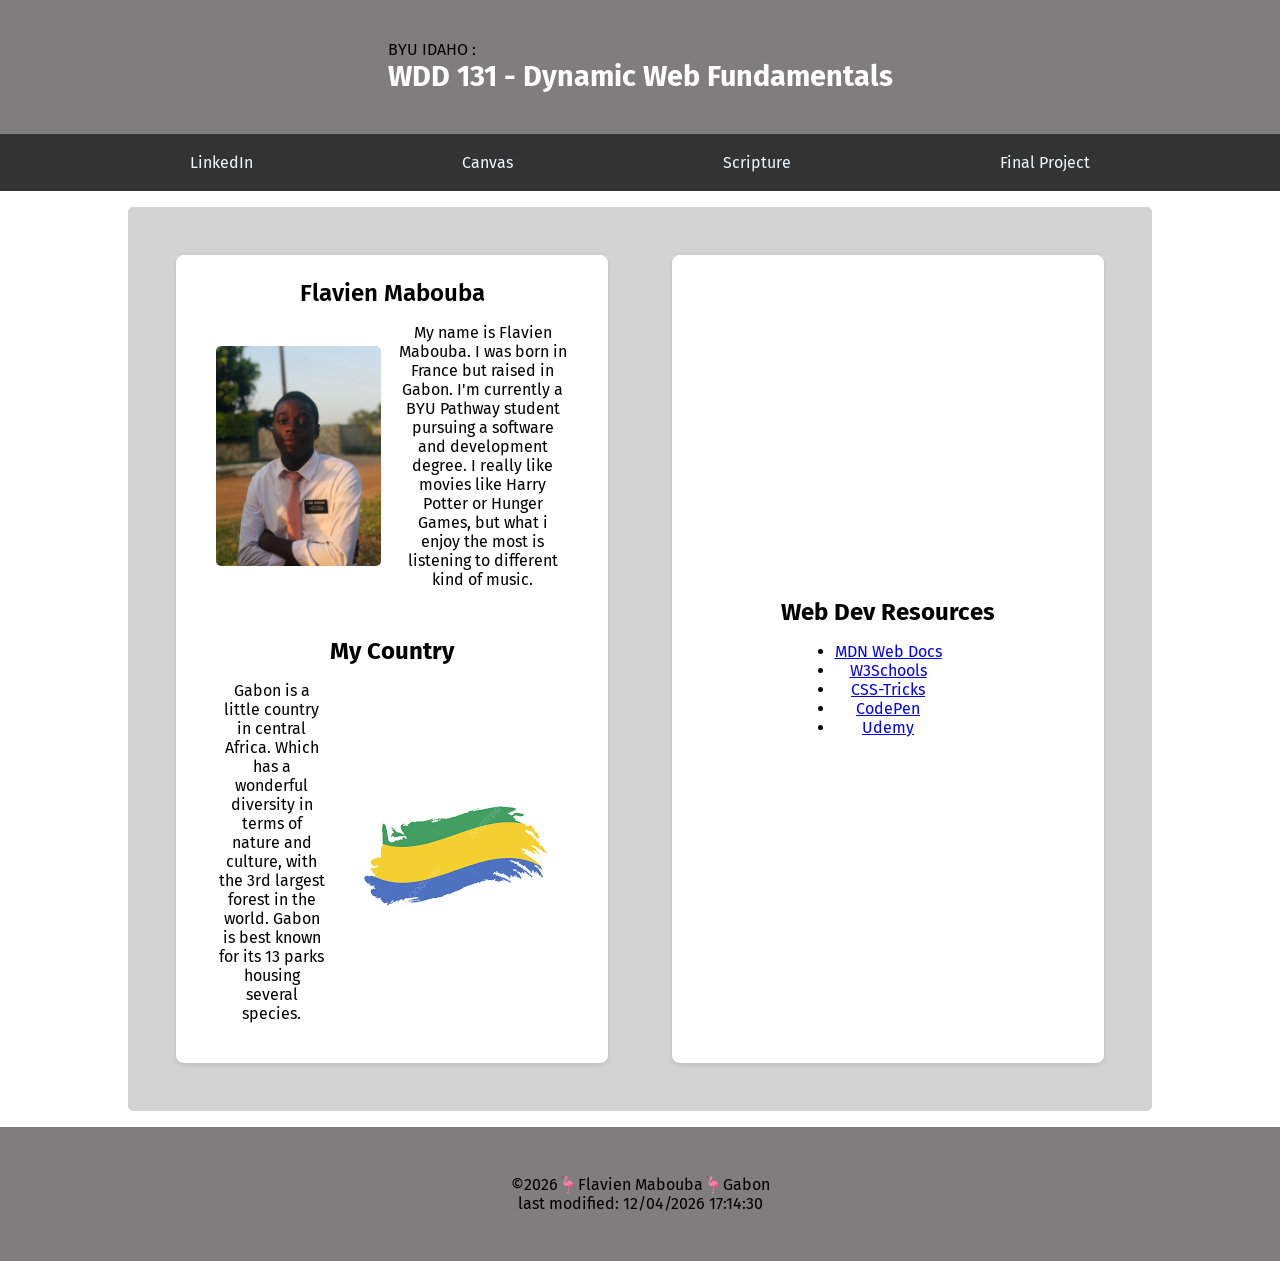
<file: index.html>
<!DOCTYPE html>
<html lang="en">
<head>
    <meta charset="UTF-8">
    <meta name="viewport" content="width=device-width, initial-scale=1.0">
    <title>WDD 131 - Dynamic Web Fundamentals - Flavien Mabouba</title>
    <meta name="description" content="WDD 131 - Dynamic Web Fundamentals | Flavien Mabouba | Web page containing background information and links, LinkedIn, Canvas, Scriptures and Final Project.">
    <meta name="author" content="Flavien Mabouba">

    <link rel="stylesheet" href="styles/base.css">
    <script src="scripts/getdates.js" defer></script>

    <link rel="preconnect" href="https://fonts.googleapis.com">
    <link rel="preconnect" href="https://fonts.gstatic.com" crossorigin>
    <link href="https://fonts.googleapis.com/css2?family=Fira+Sans:ital,wght@0,400;0,600;1,100&display=swap" rel="stylesheet">
</head>
<body>
    <header>
        <div class="title-section">
            <p>BYU IDAHO :<span id="course-title">WDD 131 - Dynamic Web Fundamentals</span></p>
        </div>
        <nav>
            <ul>
                <li><a href="https://www.linkedin.com/in/flavien-mabouba-429167314/" title="LinkedIn">LinkedIn</a></li>
                <li><a href="http://byupw.instructure.com/" title="Canvas">Canvas</a></li>
                <li><a href="https://www.churchofjesuschrist.org/study/scriptures/bofm/alma/32?lang=fra&id=p27#p27" title="scripture">Scripture</a></li>
                <li><a href="#" title="Final Project">Final Project</a></li>
            </ul>
        </nav>
    </header>
    <main>
        <section class="card">
            <h1>Flavien Mabouba</h1>
            <div class="card-content">
                <img src="images/profile.jpg" alt="Portrait of Flavien" width="165">
                <p>My name is Flavien Mabouba. I was born in France but raised in Gabon. I'm currently a BYU Pathway
                    student pursuing a software and development degree. I really like movies like Harry Potter or Hunger
                    Games, but what i enjoy the most is listening to different kind of music.
                </p>
            </div>
            <h2>My Country</h2>
            <div class="card-content">
                <p>Gabon is a little country in central Africa. Which has a wonderful diversity in terms of nature and
                    culture, with the 3rd largest forest in the world. Gabon is best known for its 13 parks housing
                    several species.
                </p>
                <img src="images/gabon.png" alt="Flag of Gabon">
            </div>
        </section>
        <section class="card">
            <h2>Web Dev Resources</h2>
            <div class="card-content">
                <ul>
                    <li><a href="https://developer.mozilla.org/" title="MDN">MDN Web Docs</a></li>
                    <li><a href="https://www.w3schools.com/" title="Schools">W3Schools</a></li>
                    <li><a href="https://css-tricks.com/" title="Tricks">CSS-Tricks</a></li>
                    <li><a href="https://codepen.io/trending" title="CodePen">CodePen</a></li>
                    <li><a href="https://www.udemy.com/" title="Udemy">Udemy</a></li>
                </ul>
            </div>
        </section>
    </main>
    <footer>
        <p>©️<span id="currentyear"></span>🦩Flavien Mabouba🦩Gabon</p>
        <p id="lastModified"></p>
    </footer>
</body>
</html>
</file>
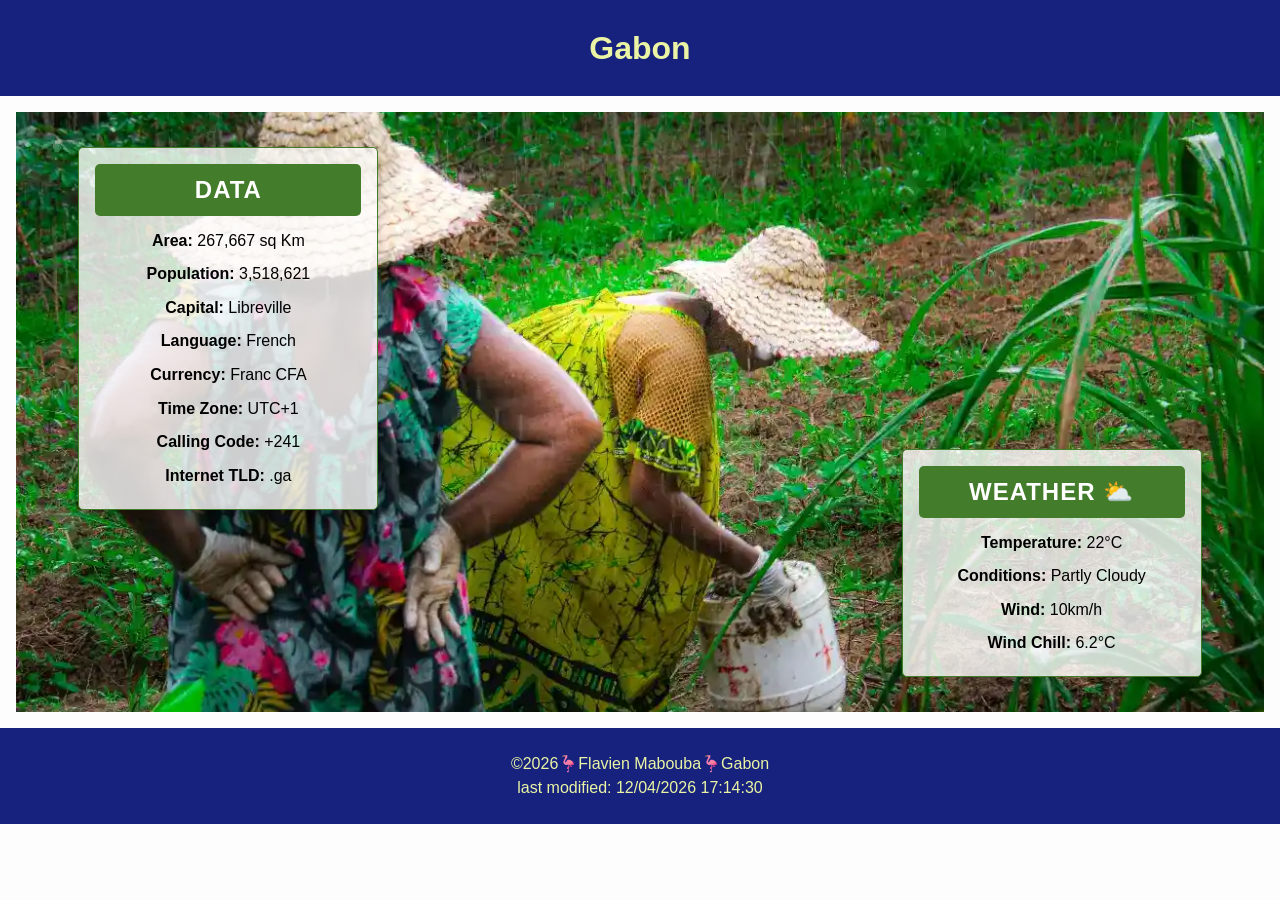
<file: place.html>
<!DOCTYPE html>
<html lang="en">

<head>
    <meta charset="UTF-8">
    <meta name="viewport" content="width=device-width, initial-scale=1.0">
    <title>Country Page</title>
    <meta name="description"
        content="A page providing information about my country, population, language, currency, etc.. ">
    <meta name="author" content="Flavien Mabouba">

    <link rel="stylesheet" href="styles/place.css">
    <script src="scripts/place.js" defer></script>
    <script src="scripts/getdates.js" defer></script>
</head>

<body>
    <header>
        <h1>Gabon</h1>
    </header>
    <main>
        <div class="hero">
            <picture>
                <source srcset="images/farming.webp" media="(min-width: 1000px)">
                <source srcset="images/farming.webp" media="(min-width: 600px)">
                <img src="images/perroquet-gabon.webp" alt="Perroquet gris">
            </picture>
        
            <section class="data">
                <h2>Data</h2>
                <ul>
                    <li><span class="label">Area:</span> 267,667 sq Km</li>
                    <li><span class="label">Population:</span> 3,518,621</li>
                    <li><span class="label">Capital:</span> Libreville</li>
                    <li><span class="label">Language:</span> French</li>
                    <li><span class="label">Currency:</span> Franc CFA</li>
                    <li><span class="label">Time Zone:</span> UTC+1</li>
                    <li><span class="label">Calling Code:</span> +241</li>
                    <li><span class="label">Internet TLD:</span> .ga</li>
                </ul>
            </section>
            <section class="weather">
                <h2>Weather</h2>
                <img src="images/weather-icon.svg" alt="Weather statut">
                <ul>
                    <li><span class="label">Temperature:</span> 22°C</li>
                    <li><span class="label">Conditions:</span> Partly Cloudy</li>
                    <li><span class="label">Wind:</span> 10km/h</li>
                    <li><span class="label">Wind Chill:</span> <span id="windchill"></span> </li>
                </ul>
            </section>
        </div>
    </main>
    <footer>
        <p>©<span id="currentyear"></span>🦩Flavien Mabouba🦩Gabon</p>
        <p><span id="lastModified"></span></p>
    </footer>
</body>

</html>
</file>
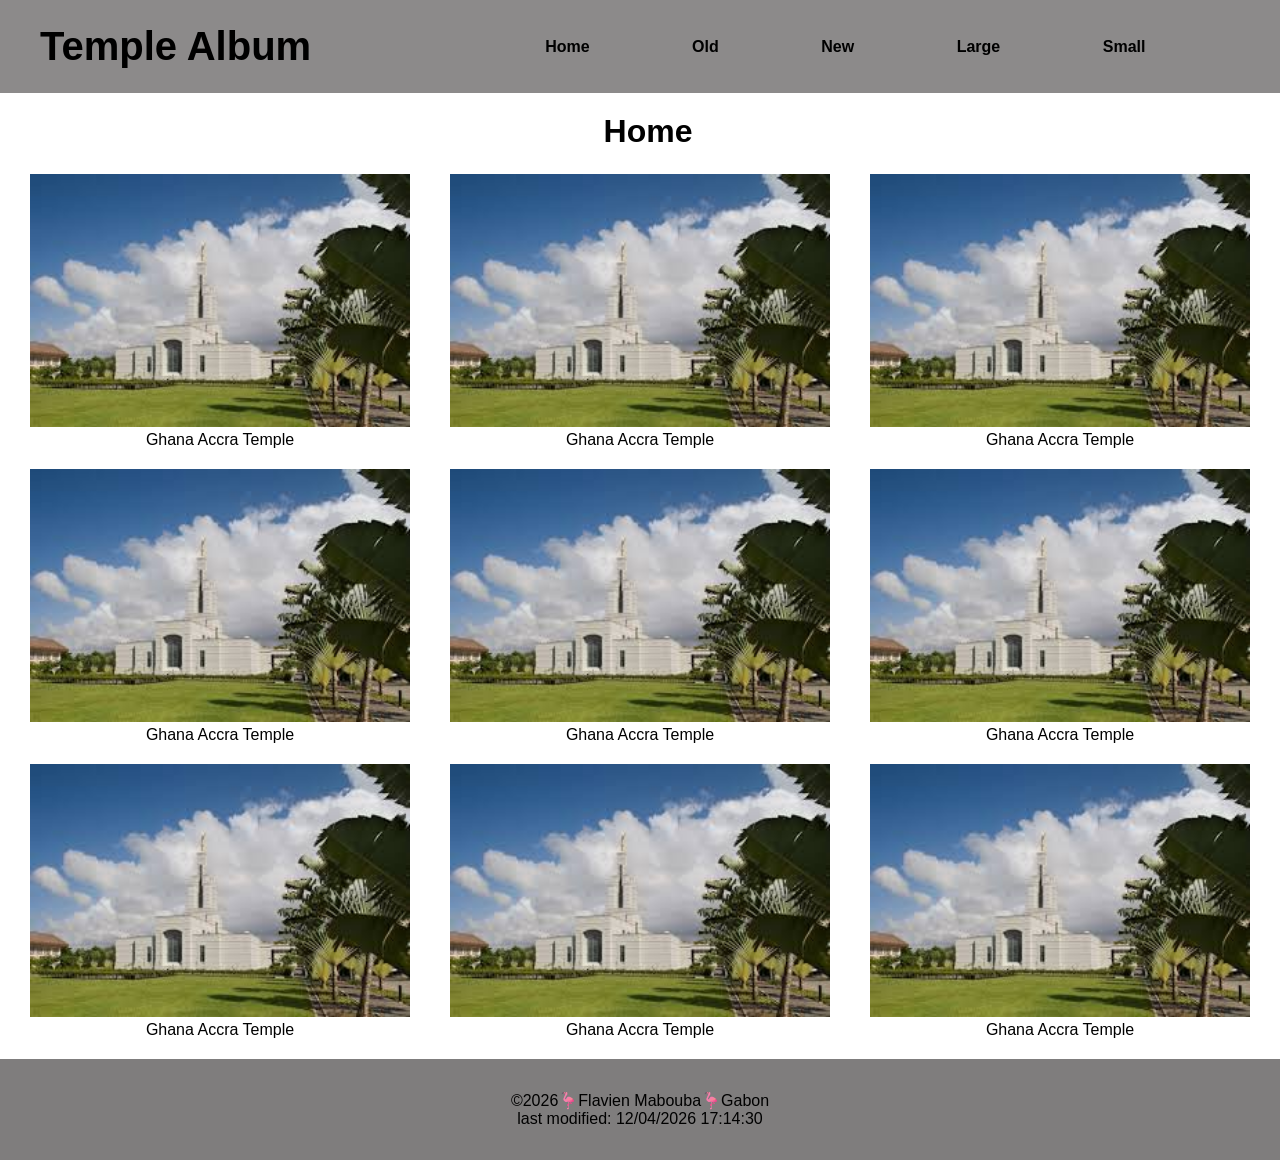
<file: temples.html>
<!DOCTYPE html>
<html lang="en">
<head>
    <meta charset="UTF-8">
    <meta name="viewport" content="width=device-width, initial-scale=1.0">
    <title>Picture Album</title>
    <meta name="description" content="WDD 131 - Responsive picture album page, small and larger views">
    <meta name="author" content="Flavien Mabouba">

    <link rel="stylesheet" href="styles/temples.css">
    <link rel="stylesheet" href="styles/temples-large.css">
    <script src="scripts/temples.js" defer></script>
    <script src="scripts/getdates.js" defer></script>

    <link rel="preconnect" href="https://fonts.googleapis.com">
    <link rel="preconnect" href="https://fonts.gstatic.com" crossorigin>
    <link href="https://fonts.googleapis.com/css2?family=Roboto:ital,wght@0,100..900;" rel="stylesheet">
</head>
<body>
    <header>
        <h2>Temple Album</h2>
        <button id="menu" title="menu"></button>
        <nav>
            <ul class="navigation">
                <li><a href="#" title="Home">Home</a></li>
                <li><a href="#" title="Old">Old</a></li>
                <li><a href="#" title="New">New</a></li>
                <li><a href="#" title="Large">Large</a></li>
                <li><a href="#" title="Small"> Small</a></li>
            </ul>
        </nav>
    </header>
    <main>
        <h1>Home</h1>
        <div class="album">
            <figure>
                <img src="images/acrra-temple.jpeg" alt="Temple">
                <figcaption>Ghana Accra Temple</figcaption>
            </figure>
            <figure>
                <img src="images/acrra-temple.jpeg" alt="Temple">
                <figcaption>Ghana Accra Temple</figcaption>
            </figure>
            <figure>
                <img src="images/acrra-temple.jpeg" alt="Temple">
                <figcaption>Ghana Accra Temple</figcaption>
            </figure>
            <figure>
                <img src="images/acrra-temple.jpeg" alt="Temple">
                <figcaption>Ghana Accra Temple</figcaption>
            </figure>
            <figure>
                <img src="images/acrra-temple.jpeg" alt="Temple">
                <figcaption>Ghana Accra Temple</figcaption>
            </figure>
            <figure>
                <img src="images/acrra-temple.jpeg" alt="Temple">
                <figcaption>Ghana Accra Temple</figcaption>
            </figure>
            <figure>
                <img src="images/acrra-temple.jpeg" alt="Temple">
                <figcaption>Ghana Accra Temple</figcaption>
            </figure>
            <figure>
                <img src="images/acrra-temple.jpeg" alt="Temple">
                <figcaption>Ghana Accra Temple</figcaption>
            </figure>
            <figure>
                <img src="images/acrra-temple.jpeg" alt="Temple">
                <figcaption>Ghana Accra Temple</figcaption>
            </figure>
        </div>
    </main>
    <footer>
        <p>©️<span id="currentyear"></span>🦩Flavien Mabouba🦩Gabon</p>
        <p id="lastModified"></p>
    </footer> 
</body>
</html>
</file>
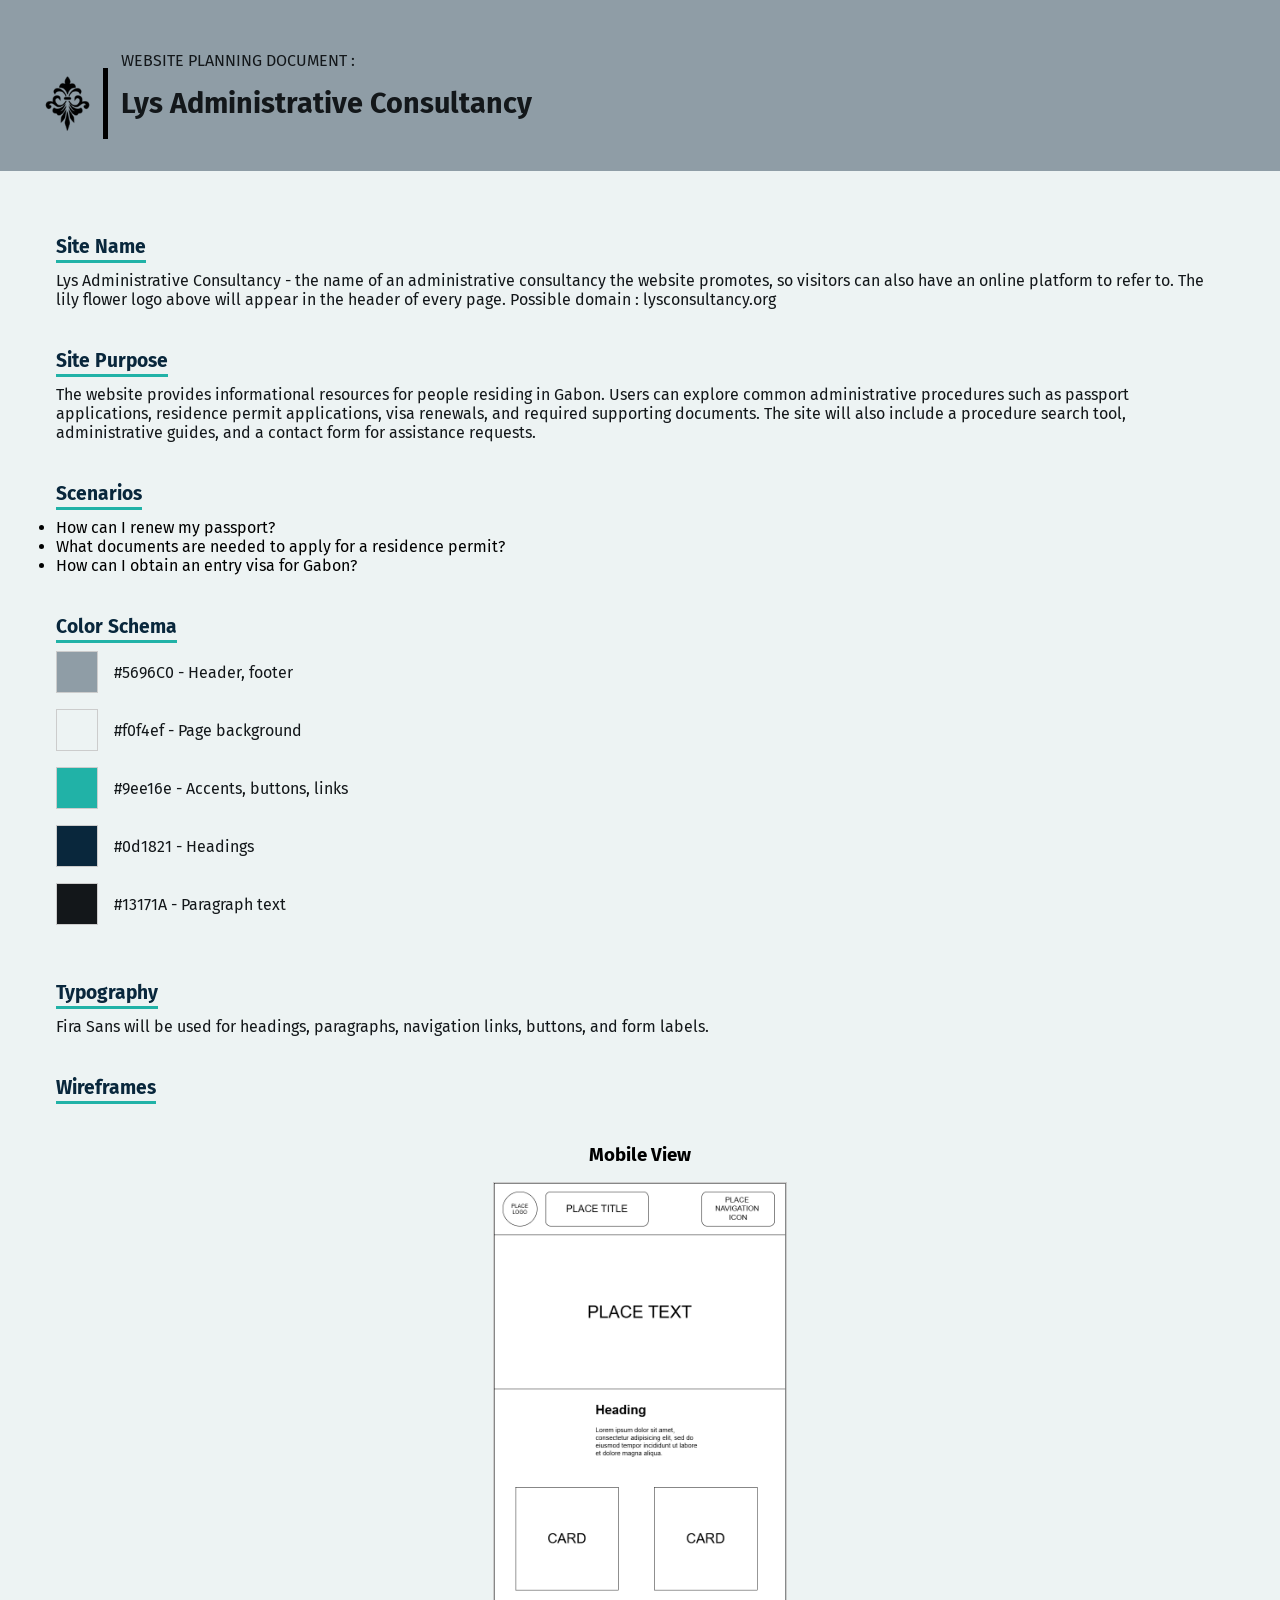
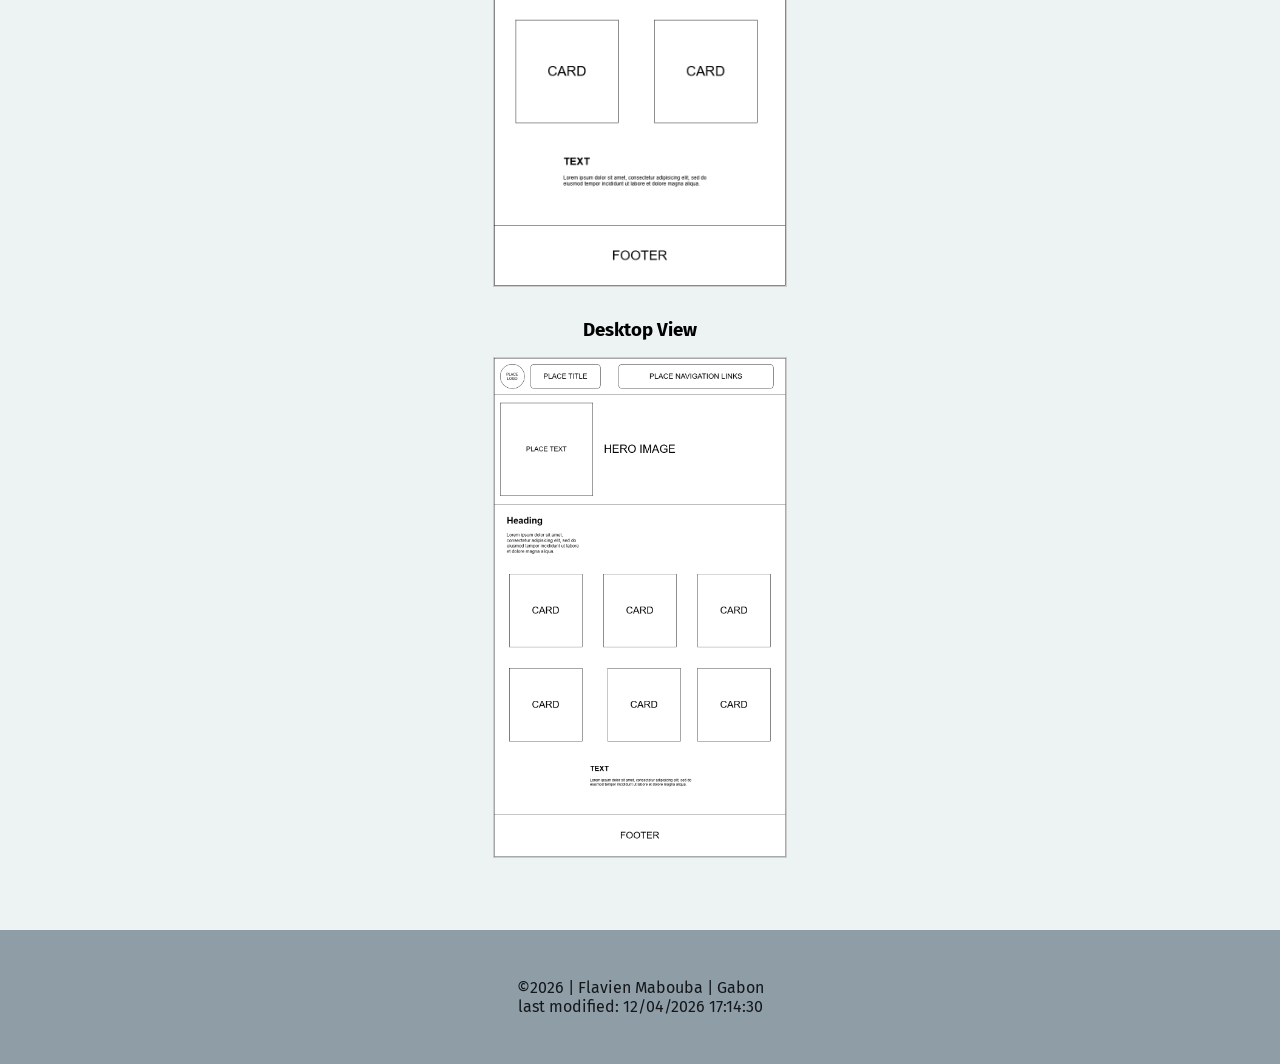
<file: project/siteplan.html>
<!DOCTYPE html>
<html lang="en">
<head>
    <meta charset="UTF-8">
    <meta name="viewport" content="width=device-width, initial-scale=1.0">
    <title>Lys Administrative Consultancy</title>
    <meta name="description" content="Administrative assistance Website procedures such as passport applications, residence permit applications, visa renewals, and required supporting documents">
    <meta name="author" content="Flavien Mabouba ">

    <link rel="stylesheet" href="styles/siteplan.css">

<link rel="preconnect" href="https://fonts.googleapis.com">
<link rel="preconnect" href="https://fonts.gstatic.com" crossorigin>
<link href="https://fonts.googleapis.com/css2?family=Fira+Sans&family=Roboto&display=swap" rel="stylesheet">

    <script src="scripts/getdates.js" defer></script>
</head>
<body>
    <header>
        <div class="title-section">
            <img src="images/administrative-logo.png" alt="Lys Administrative Consultancy logo">
            <div class="title-text">
                <p>WEBSITE PLANNING DOCUMENT :</p>
                <span id="website-title"> Lys Administrative Consultancy</span>
            </div>
        </div>
    </header>
    <main>
        <section>
            <h2>Site Name</h2>
            <p>
                Lys Administrative Consultancy - the name of an administrative consultancy the website promotes, so visitors can also
                have an online platform to refer to. The lily flower logo above will appear in the header of every page.
                Possible domain : lysconsultancy.org
            </p>
        </section>
        <section>
            <h2>Site Purpose</h2>
            <p>
                The website provides informational resources for people residing in Gabon. Users can explore common administrative
                procedures such as passport applications, residence permit applications, visa renewals, and required supporting
                documents. The site will also include a procedure search tool, administrative guides, and a contact form for assistance
                requests.
            </p>
        </section>
        <section>
            <h2>Scenarios</h2>
            <ul>
                <li>How can I renew my passport?</li>
                <li>What documents are needed to apply for a residence permit?</li>
                <li>How can I obtain an entry visa for Gabon?</li>
            </ul>
        </section>
        <section>
            <h2>Color Schema</h2>
            <div class="color-item">
                <div class="color-box color-grey"></div>
                <p> #5696C0 - Header, footer</p>
            </div>
            <div class="color-item">
                <div class="color-box color-white"></div>
                <p> #f0f4ef - Page background</p>
            </div>
            <div class="color-item">
                <div class="color-box color-green"></div>
                <p> #9ee16e - Accents, buttons, links</p>
            </div>
            <div class="color-item">
                <div class="color-box color-dark"></div>
                <p> #0d1821 - Headings</p>
            </div>
            <div class="color-item">
                <div class="color-box color-black"></div>
                <p> #13171A - Paragraph text</p>
            </div>
        </section>
        <section>
            <h2>Typography</h2>
            <p>
                Fira Sans will be used for headings, paragraphs, navigation links,
                buttons, and form labels.
            </p>
        </section>
        <section>
            <h2>Wireframes</h2>
            <h3>Mobile View</h3>
            <img src="images/wireframe-mobile-view.png" alt="Lys Administrative Consultancy-Mobile view">
            <h3>Desktop View</h3>
            <img src="images/wireframe-desktop-view.png" alt="Lys Administrative Consultancy-Desktop view">
        </section>
    </main>
    <footer>
         <p>©️<span id="currentyear"></span> | Flavien Mabouba | Gabon</p>
        <p id="lastModified"></p>
    </footer>
</body>
</html>
</file>
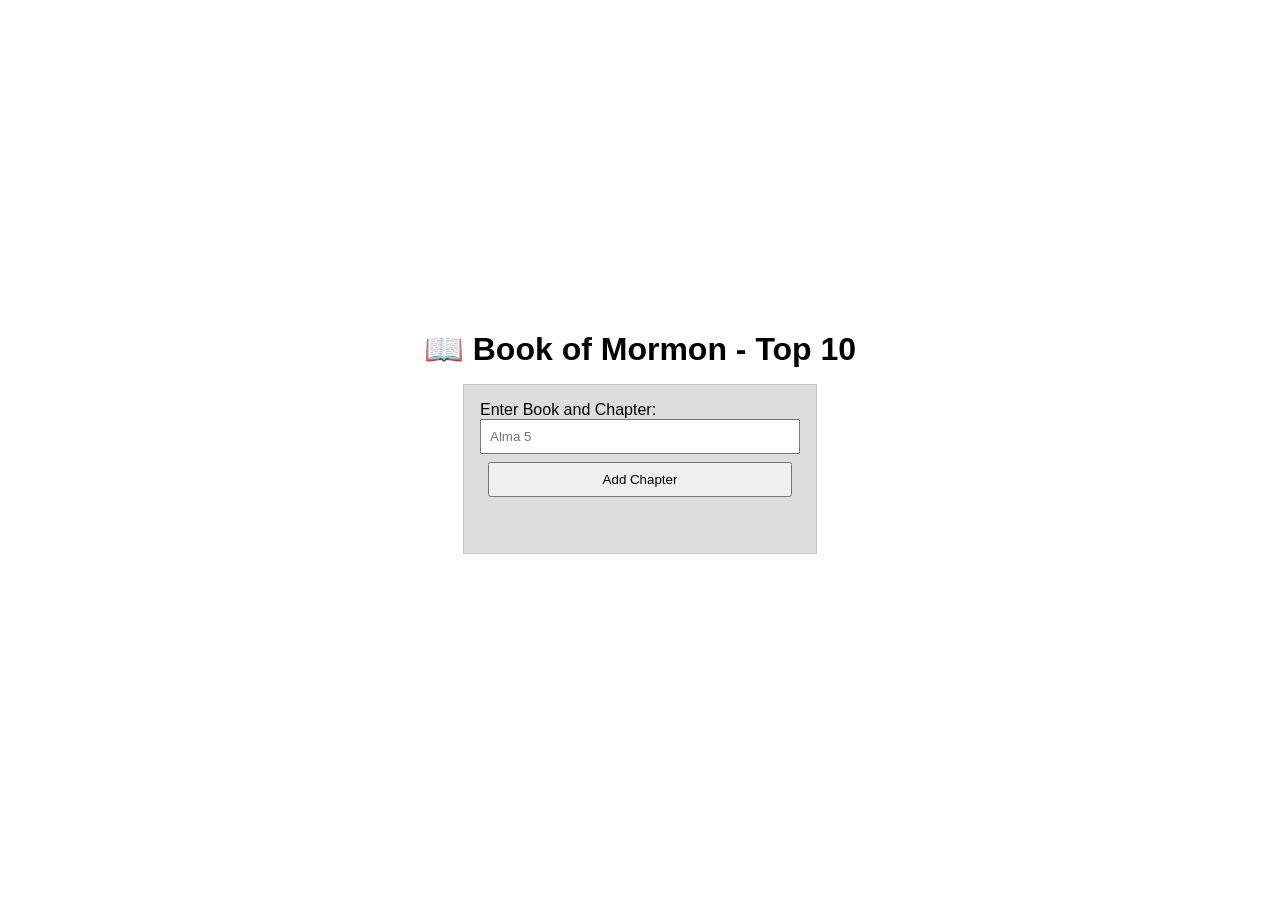
<file: week02/bom.html>
<!DOCTYPE html>
<html lang="en">
<head>
    <meta charset="UTF-8">
    <meta name="viewport" content="width=device-width, initial-scale=1.0">
    <title>Document Object Model - Basic Manipulation</title>

    <link rel="stylesheet" href="styles/bom.css">
    <script src="scripts/bom.js" defer></script>
</head>
<body>
    <h1>📖 Book of Mormon - Top 10</h1>
    <main>
        <label for="favchap">Enter Book and Chapter: </label>
        <input type="text" id="favchap" placeholder="Alma 5">
        <button type="submit">Add Chapter</button>
        <!-- <button aria-label="Close" id="close-button">❌</button> -->
        <ul id="list"></ul>
    </main>
</body>
</html>
</file>
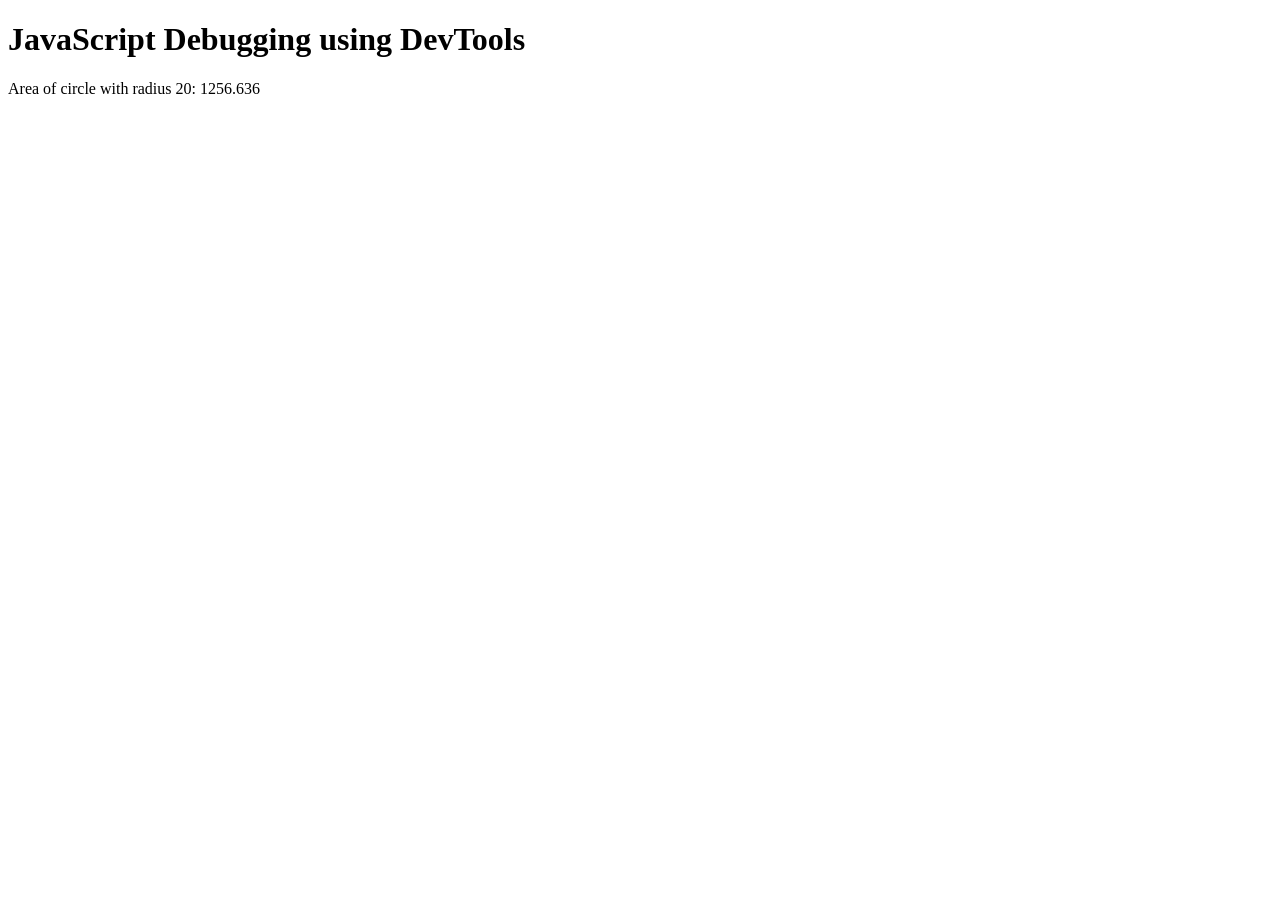
<file: week02/debugging.html>
<!DOCTYPE html>
<html lang="en">
<head>
    <meta charset="UTF-8">
    <meta name="viewport" content="width=device-width, initial-scale=1.0">
    <title>Debugging Techniques</title>

    <script src="scripts/debugging.js" defer></script>
</head>
<body>
    <h1>JavaScript Debugging using DevTools</h1>
    <p>Area of circle with radius <span id="radius"></span>: <span id="area"></span></p>
</body>
</html>
</file>
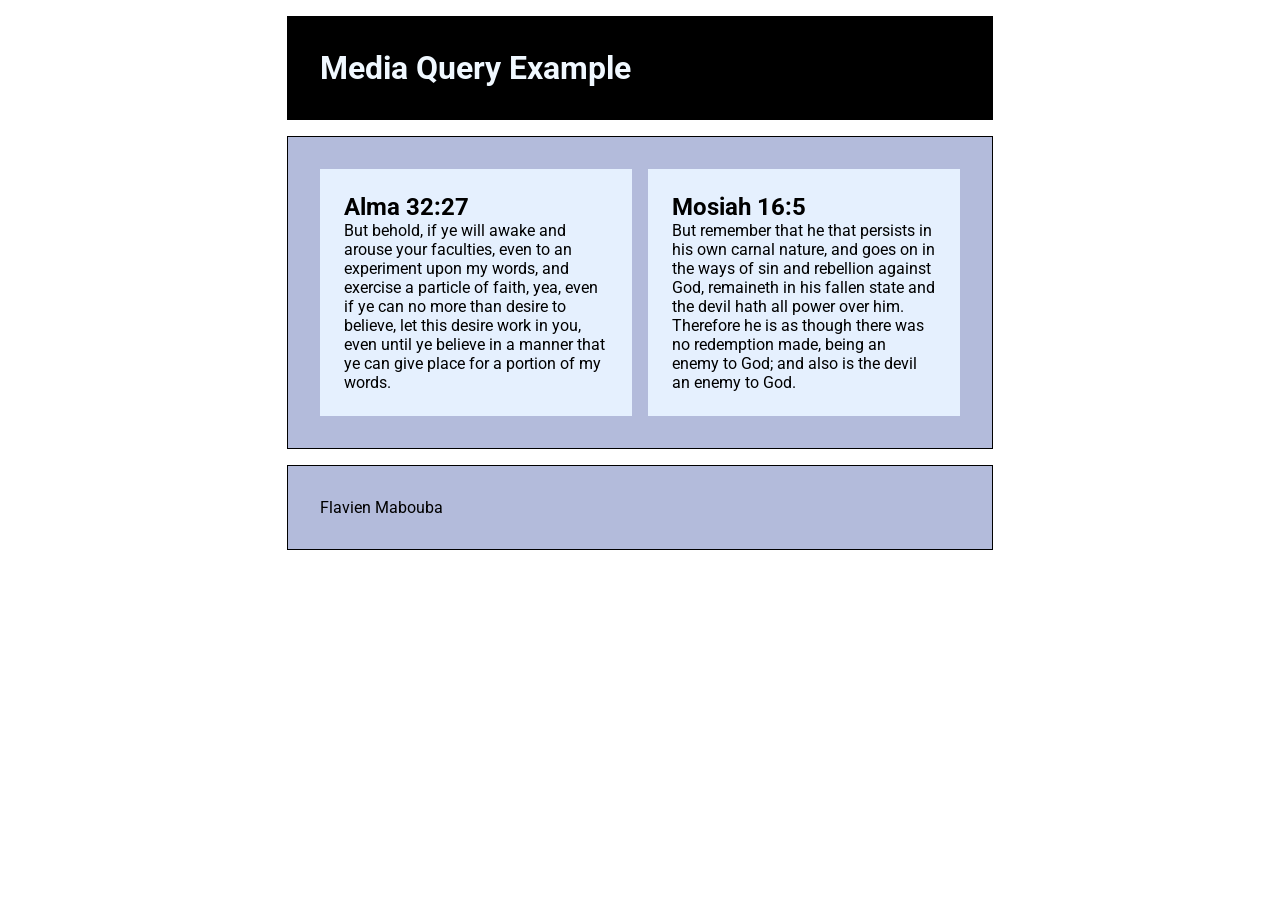
<file: week02/media-query.html>
<!DOCTYPE html>
<html lang="en">
<head>
    <meta charset="UTF-8">
    <meta name="viewport" content="width=device-width, initial-scale=1.0">
    <title>WDD 131 - CSS Media Queries</title>
    <meta name="description" content="Media Query Activity">
    <meta name="author" content="Flavien Mabouba">
    <link rel="preconnect" href="https://fonts.googleapis.com">
    <link rel="preconnect" href="https://fonts.gstatic.com" crossorigin>
    <link href="https://fonts.googleapis.com/css2?family=Roboto:ital,wght@0,100..900;1,100..900&display=swap" rel="stylesheet">

    <link rel="stylesheet" href="styles/media-query.css">
    <link rel="stylesheet" href="styles/media-query-large.css">
</head>
<body>
    <header><h1>Media Query Example</h1></header>
    <main>
        <section>
            <h2>Alma 32:27</h2>
            <p>But behold, if ye will awake and arouse your faculties, even to an experiment upon my words, and exercise a particle of
            faith, yea, even if ye can no more than desire to believe, let this desire work in you, even until ye believe in a
            manner that ye can give place for a portion of my words.</p>
        </section>
        <section>
            <h2>Mosiah 16:5</h2>
            <p>But remember that he that persists in his own carnal nature, and goes on in the ways of sin and rebellion against God,
            remaineth in his fallen state and the devil hath all power over him. Therefore he is as though there was no redemption
            made, being an enemy to God; and also is the devil an enemy to God.</p>
        </section>
    </main>
    <footer>
        Flavien Mabouba
    </footer>  
</body>
</html>
</file>
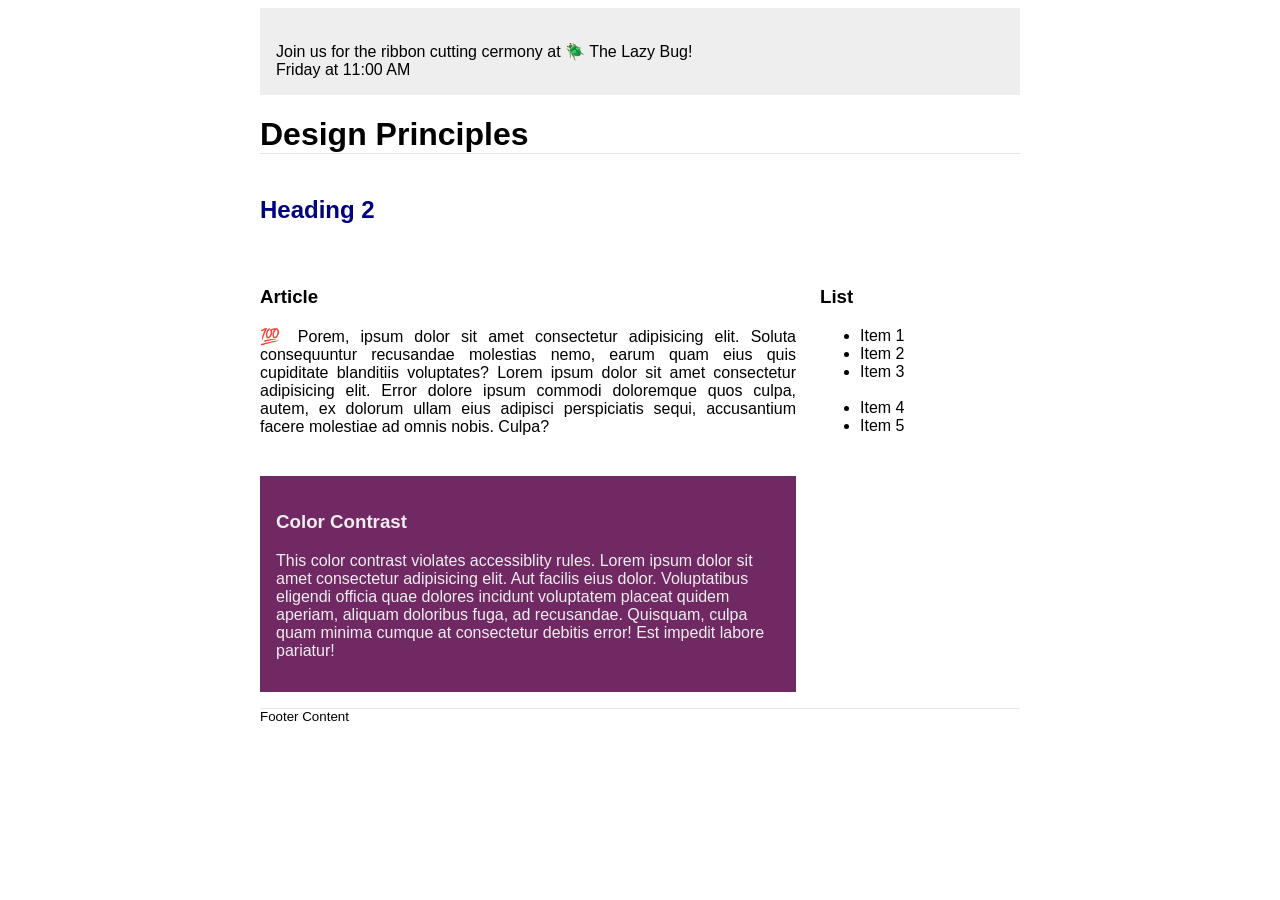
<file: week03/design.html>
<!DOCTYPE html>
<html lang="en">
<head>
    <meta charset="UTF-8">
    <meta name="viewport" content="width=device-width, initial-scale=1.0">
    <title>Design Principles</title>
    
    <link rel="stylesheet" href="styles/design.css">
</head>
<body>
    <header>
        <div class="banner"><br>Join us for the ribbon cutting cermony at 🪲 The Lazy
            Bug!<br>Friday at 11:00 AM</div>
        <h1>Design Principles</h1>
    </header>
    <main>
        <h2>Heading 2</h2>
        <section>
            <h3>Article</h3>
            <article>
                <p>💯 Porem, ipsum dolor sit amet consectetur adipisicing elit. Soluta consequuntur recusandae molestias
                    nemo, earum quam eius quis cupiditate blanditiis voluptates? Lorem ipsum dolor sit amet consectetur
                    adipisicing elit. Error dolore ipsum commodi doloremque quos culpa, autem, ex dolorum ullam eius
                    adipisci perspiciatis sequi, accusantium facere molestiae ad omnis nobis. Culpa?</p>
            </article>
        </section>
        <section>
            <h3>List</h3>
            <ul>
                <li>Item 1</li>
                <li>Item 2</li>
                <li>Item 3<br><br></li>
                <li>Item 4</li>
                <li>Item 5</li>
            </ul>
        </section>
        <div class="callout">
            <h3>Color Contrast</h3>
            <p>This color contrast violates accessiblity rules. Lorem ipsum dolor sit amet consectetur adipisicing elit. Aut
                facilis eius dolor. Voluptatibus eligendi officia quae dolores incidunt voluptatem placeat quidem aperiam,
                aliquam doloribus fuga, ad recusandae. Quisquam, culpa quam minima cumque at consectetur debitis error! Est
                impedit labore pariatur!</p>
        </div>
    </main>
    <footer>
        Footer Content
    </footer>
</body>
</html>
</file>
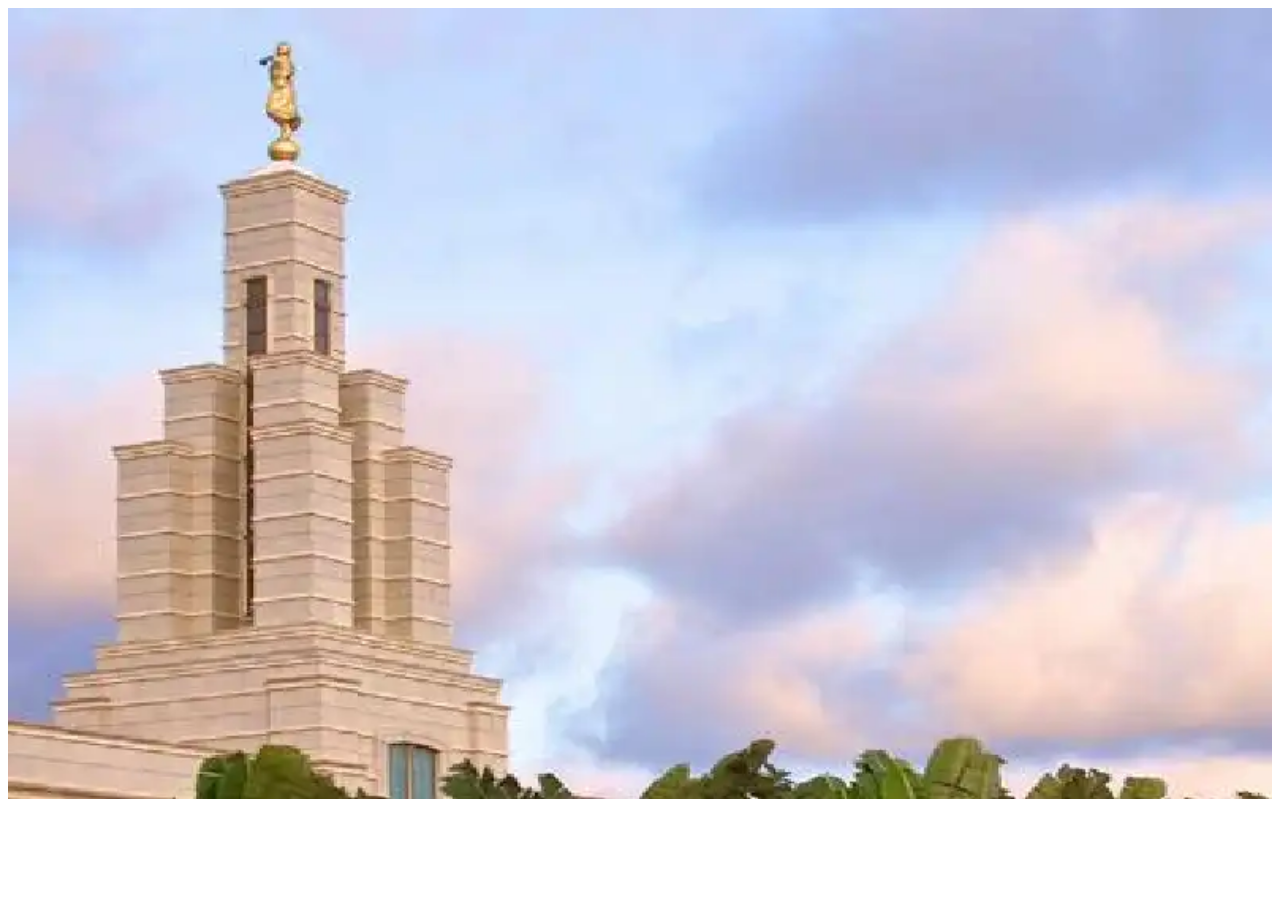
<file: week03/responsive-images.html>
<!DOCTYPE html>
<html lang="en">
<head>
    <meta charset="UTF-8">
    <meta name="viewport" content="width=device-width, initial-scale=1.0">
    <title>Document</title>
    <link rel="stylesheet" href="styles/responsive-images.css">
</head>
<body>
    <header></header>
    <main>
        <div class="hero">
            <picture>
                <source media="(min-width: 1000px)" srcset="images/accra-ghana-temple-large.webp">
                <source media="(min-width: 500px)" srcset="images/accra-ghana-temple-medium.webp">
                <img src="images/accra-ghana-temple-small.webp" alt="Ghana Accra Temple" width="500" height="250">
            </picture>
        </div>
    </main>
    <footer></footer>
</body>
</html>
</file>
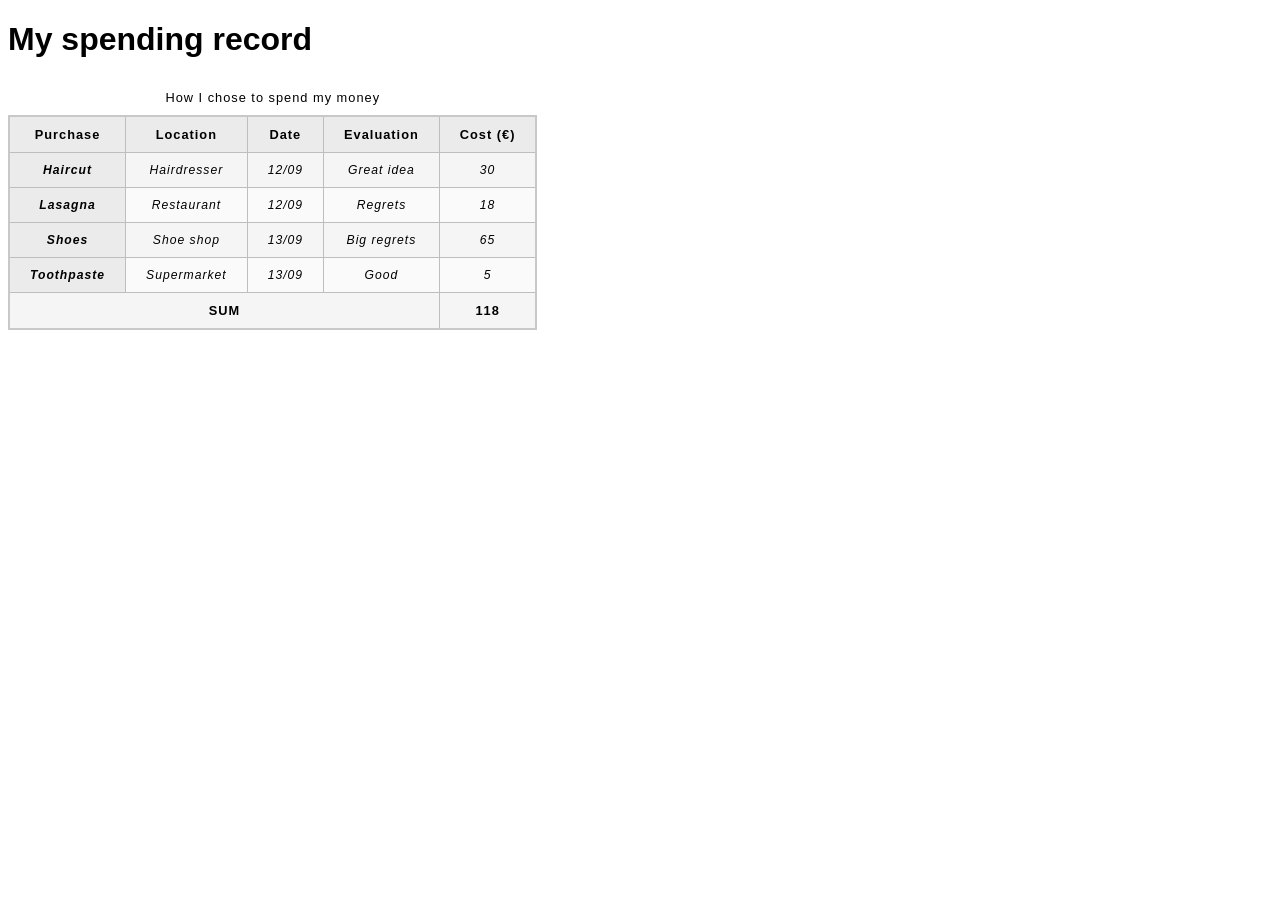
<file: week04/spending-record.html>
<!DOCTYPE html>
<html lang="en">
<head>
    <meta charset="UTF-8">
    <meta name="viewport" content="width=device-width, initial-scale=1.0">
    <title>Document</title>
    <link rel="stylesheet" href="styles/minimal-table.css">
</head>
<body>
    <h1>My spending record</h1>
    
    <table>
        <caption>
            How I chose to spend my money
        </caption>
        <thead>
            <tr>
                <th scope="col">Purchase</th>
                <th scope="col">Location</th>
                <th scope="col">Date</th>
                <th scope="col">Evaluation</th>
                <th scope="col">Cost (€)</th>
            </tr>
        </thead>
        <tbody>
            <tr>
                <th scope="row">Haircut</th>
                <td>Hairdresser</td>
                <td>12/09</td>
                <td>Great idea</td>
                <td>30</td>
            </tr>
            <tr>
                <th scope="row">Lasagna</th>
                <td>Restaurant</td>
                <td>12/09</td>
                <td>Regrets</td>
                <td>18</td>
            </tr>
            <tr>
                <th scope="row">Shoes</th>
                <td>Shoe shop</td>
                <td>13/09</td>
                <td>Big regrets</td>
                <td>65</td>
            </tr>
            <tr>
                <th scope="row">Toothpaste</th>
                <td>Supermarket</td>
                <td>13/09</td>
                <td>Good</td>
                <td>5</td>
            </tr>
        </tbody>
        <tfoot>
            <tr>
                <td colspan="4">SUM</td>
                <td>118</td>
            </tr>
        </tfoot>
    </table>
</body>
</html>
</file>
<file: styles/base.css>
* {
    margin: 0;
    padding: 0;
}

body {
    font-family: "Fira Sans", sans-serif;
    font-weight: 400;
}

header {
    display: block;
}

h1 {
    font-weight: 600;
    font-style: normal
}

h2 {
    text-align: center;
    margin-top: 2rem;
}

.title-section {
    display: flex;
    background-color: rgb(127, 125, 125);
    padding: 2.5rem;
    justify-content: center;
}

#course-title {
    display: block;
    font-size: 1.8rem;
    font-weight: bold;
    text-align: center;
    color: white;
}

nav ul {
    display: flex;
    list-style: none;
    justify-content: space-evenly;
    background-color: #333;
}


nav a {
    display: block;
    color: aliceblue;
    padding: 1.2rem;
    text-decoration: none;
    text-align: center;
    transition: color 0.3s ease;
}

nav a:hover {
    color: orange;
}

main {
    background: lightgrey;
    max-width: 75%;
    margin: 1rem auto;
    padding: 2rem;
    display: grid;
    grid-template-columns: 1fr 1fr;
    border-radius: 5px;
    gap: 2rem;
}

.card {
    background-color: white;
    padding: 1.5rem;
    margin: 1rem;
    border-radius: 8px;
    box-shadow: 0 2px 5px rgba(0, 0, 0, 0.1);
    text-align: center;
    display: flex;
    flex-direction: column;
    align-items: center;
    justify-content: center;
}

.card-content {
    display: flex;
    align-items: center;
    gap: 1rem;
    margin: 1rem;
}

.card-content:nth-child(2) {
    flex-direction: row;
}

img {
    border-radius: 5px;
}

footer {
    background: rgb(127, 125, 125);
    grid-column: 1/4;
    text-align: center;
    padding: 3rem;
}
</file>
<file: styles/place.css>
:root {
    --primary-color: rgb(67, 124, 42);
    --secondary-color: rgb(234, 244, 164);
    --tertiary-color: rgb(22, 34, 125);
    --font-family: "Fira Sans", sans-serif;

}

* {
    margin: 0;
    padding: 0;
    box-sizing: border-box;
}

body {
    font-family: var(--font-family);
    line-height: 1.5;
    background-color: #fdfdfd;
}

header {
    background-color: var(--tertiary-color);
    padding: 1.5rem;
    text-align: center;
}

h1 {
    font-size: 2em;
    font-weight: bold;
    color: var(--secondary-color);
}

main {
    display: flex;
    flex-direction: column;
    align-items: center;
}

.hero {
    width: 100%;
}

.hero picture img {
    width: 100%;
    height: auto;
    display: block;
}

h2 {
    font-size: 2em;
    font-weight: bold;
    color: var(--primary-color);
}

section {
    width: 100%;
    max-width: 400px;
    border: 0.1rem solid var(--primary-color);
    text-align: center;
    margin: 0.3rem 0;
    padding: 0.5rem;
    border-radius: 3px;
}

ul {
    list-style-type: none;
    padding: 0;
}

li {
    padding: 0.3rem;
}

.label {
    font-weight: bold;
}

.weather img {
    width: 75px;
    height: auto;
    margin: 0.5rem auto;
    display: block;
}

footer {
    background: var(--tertiary-color);
    text-align: center;
    padding: 1.5rem;
    color: var(--secondary-color);
}

@media (min-width: 768px) {
    main {
        display: grid;
        grid-template-columns: 1fr 2fr 1fr;
        align-items: start;
        gap: 1rem;
        padding: 1rem;
    }

    .hero {
        grid-column: 1/4;
        width: 100%;
        height: 600px;
        position: relative;
        overflow: hidden;
    }

    .hero picture img {
        width: 100%;
        height: 100%;
        object-fit: cover;
        display: block;
    }

    .hero picture {
        display: block;
        width: 100%;
        height: 100%;
    }

    .data,
    .weather {
        position: absolute;
        width: 25%;
        max-width: 300px;
        background: rgba(255, 255, 255, 0.8);
        padding: 1rem;
        border-radius: 5px;
        box-shadow: 0 4px 8px #00000033;
    }

    .data {
        position: absolute;
        left: 5%;
        top: 5%;
    }

    .weather {
        position: absolute;
        right: 5%;
        bottom: 5%;
    }

    .data h2,
    .weather h2 {
        background-color: var(--primary-color);
        color: white;
        font-size: 1.5rem;
        padding: 0.5rem;
        border-radius: 5px;
        margin-bottom: 0.5rem;
        text-transform: uppercase;
        letter-spacing: 1px;
    }

    .weather h2::after {
        content: " ⛅";
    }

    .weather img {
        display: none;
    }
}

@media (max-width: 767px) {

    .data,
    .weather {
        position: static;
        width: 90%;
        margin: 1rem auto;
        max-width: 400px;
    }

    
    .hero {
        width: 100%;
        height: auto;
        overflow: visible;
    }
    
    .hero picture img {
        width: 100%;
        height: auto;
        display: block;
        max-height: 600px;
        object-fit: cover;
    }
        
}
</file>
<file: styles/temples.css>
* {
    margin: 0;
    padding: 0;
}

body {
    font-family: "Fira Sans", sans-serif;
}

header {
    display: grid;
    grid-template-columns: 1fr 1fr;
    background-color: rgb(140, 138, 138);
    padding: 1.5rem;
    justify-content: space-between;
}



nav {
    display: none;
}

nav.open {
    display: flex;
    flex-direction: column;
    gap: 1rem;
    list-style: none;
    align-items: center;
}

nav a {
    text-decoration: none;
    font-weight: bold;
    color: black;
    transition: color 0.3s ease;
}

nav a:hover {
    color: orange;
}

main {
    padding: 20px;
    margin: 0 auto;
}

h1 {
    font-size: 2em;
    font-weight: bold;
    text-align: center;
    margin-bottom: 1.5rem;
    margin-left: 1rem;
}

.album {
    display: grid;
    grid-template-columns: 1fr;
    gap: 20px;
}

figure {
    text-align: center;
}

figure img {
    width: 95%;
    height: auto;

}


h2 {
    text-align: left;
    margin-left: 1rem;
    font-size: 2rem;
}

#menu {
    font-size: 2rem;
    border: 0;
    background: none;
    color: #000;
    position: absolute;
    top: 1rem;
    right: 1rem;

}

#menu::before {
    content: "☰";
}

#menu.open::before {
    content: "❌";
}

footer {
    background: rgb(127, 125, 125);
    grid-column: 1/4;
    text-align: center;
    padding: 2rem;
}
</file>
<file: styles/temples-large.css>
@media(min-width: 33em) {
    .album {
        grid-template-columns: 1fr 1fr;
    }
}


@media (min-width: 37.5em) {
    * {
        margin: 0;
        padding: 0;
    }

    header {
        display: grid;
        grid-template-columns: 1fr 2fr;
        background-color: rgb(140, 138, 138);
        padding: 1.5rem;
        justify-content: space-between;
        align-items: center;
    }

    h2 {
        font-size: 2.5em;
        font-weight: 600;
        font-style: normal
    }

    #menu {
        display: none;
    }


    nav {
        display: flex;
    }

    nav ul {
        width: 100%;
        display: flex;
        list-style: none;
        justify-content: space-evenly;
        padding: 0.5rem;
        margin: 0;
    }

    nav a {
        display: block;
        text-decoration: none;
        color: black;
        font-weight: bold;
        transition: color 0.3s ease;
    }

    nav a:hover {
        color: orange;
    }

    h1 {
        font-size: 2em;
        font-weight: bold;
        text-align: center;
        margin-bottom: 1.5rem;
    }

    .album {
        display: grid;
        grid-template-columns: 1fr 1fr 1fr;
        gap: 20px;
    }

    footer {
        background: rgb(127, 125, 125);
        grid-column: 1/4;
        text-align: center;
        padding: 2rem;
    }
}
</file>
<file: project/styles/siteplan.css>
*{
    margin: 0;
    padding: 0;
}

:root {
    --header-footer-color: #8F9DA6;
    --page-background-color: #EDF3F3;
    --buttons-links-color: #21B2A7;
    --Headings-color: #09273C;
    --paragraph-color: #13171A;

}

body{
    font-family: "Fira Sans", sans-serif;
    font-weight: 400;
}

/* header{

} */

/* h1{} */

h2{
    font-size: 1.2rem;
    color:#09273C;
    margin: .5rem .5rem .5rem .0rem;
    border-bottom: 3px solid #21B2A7;
    padding-bottom: 0.13rem;
    display: inline-block;
}

p{
    color: var(--paragraph-color);
}

.title-section {
    display: flex;
    background-color: var(--header-footer-color);
    padding: 2rem;
    justify-content:flex-start;
    align-items: center;
}

.title-section img{
    padding: .5rem;
    height: 55px;
    width: auto;
    margin-right: 0.8rem;
    margin-top: 2.25rem;
    border-right: solid 5px;
}

.title-text{
    display: flex;
    flex-direction: column;
    justify-content: center;
}

.title-text p {
    font-size: 1rem;
    margin-bottom: 1rem;
}

#website-title {
    display: block;
    font-size: 1.8rem;
    font-weight: bold;
    text-align:left;
    color: var(--paragraph-color);
    padding-left: 0;
    border-left: none;
}

main {
    background: var(--page-background-color);
    padding: 2rem;
}

section{
    margin: 1rem;
    padding: .5rem;
}

h3 {
    text-align: center;
    margin: 1rem 0;
    margin-top: 2rem;
}

section img{
    display: block;
    width: 25%;
    max-width: 500px;
    height: auto;
    border: 1px solid #ccc;
    margin: 1rem auto;
}

.color-item {
    display: flex;
    align-items: center;
    gap: 1rem;
    margin-bottom: 1rem;
}

.color-box {
    width: 40px;
    height: 40px;
    border: 1px solid #ccc;
}

.color-grey {
    background-color: var(--header-footer-color);
}

.color-white {
    background-color: var(--page-background-color);
}

.color-green {
    background-color: var(--buttons-links-color);
}

.color-dark {
    background-color: var(--Headings-color);
}

.color-black {
    background-color: var(--paragraph-color);
}


footer {
    background: var(--header-footer-color);
    text-align: center;
    padding: 3rem;
}
</file>
<file: week02/styles/bom.css>
* {
    margin: 0;
    padding: 0;
}

body {
    height: 100vh;
    display: flex;
    flex-direction: column;
    align-items: center;
    justify-content: center;
    font-family: Acme, Arial, sans-serif;
}

h1 {
    font-size: 1.5rem;
}

main {
    margin: 1rem auto;
    border: 1px solid rgb(0 0 0 / 0.1);
    padding: 1rem;
    background-color: #ddd;
    display: flex;
    flex-direction: column;
}

input,
button {
    padding: 0.5rem;
}

button {
    margin: 0.5rem;
}

.delete {
    width: fit-content;
}

.input {
    display: flex;
    gap: 1rem;
}

.list {
    padding: 0.5rem;
}

ul {
    margin: 1rem;
    list-style: none;
}

li {
    display: flex;
    align-items: center;
    justify-content: space-between;
}

@media only screen and (min-width: 32.5em) {
    h1 {
        font-size: 2rem;
    }

    main {
        width: 320px;
    }
}
</file>
<file: week02/styles/media-query.css>
*{
    padding: 0;
    margin: 0;
}

body{
    font-family: "Roboto", sans-serif;     
}

header, main, footer{
    max-width: 640px;
    margin: 1rem auto;
    border: 1.5px solid black;
    padding: 2rem;
    background-color: rgb(179, 187, 219);
}

main{
    display: grid;
    grid-template-columns: 1fr;
    gap: 1rem;
}

section{
    padding: 1.5rem;
    background-color: rgb(229, 240, 254);
}
</file>
<file: week02/styles/media-query-large.css>
@media screen and (min-width: 500px) {
    header {
        background-color: black;
        color: aliceblue;
    }

    main {
        grid-template-columns: 1fr 1fr;
    }
}
</file>
<file: week03/styles/design.css>
body {
    font-family: Roboto, helvetica, sans-serif;
}

header,
main,
footer {
    max-width: 760px;
    margin: 0 auto;
}

.banner {
    padding: 1rem;
    background-color: #eee;
}

h1 {
    border-bottom: 1px solid rgba(0, 0, 0, 0.1);
}

main {
    display: grid;
    grid-template-columns: 1fr 200px;
    grid-gap: 1.5rem
}

h2 {
    grid-column: 1/3;
    color: navy;
    text-align: left;
}

article p {
    text-align: justify;
}

.callout {
    color: #eee;
    background-color: #702963;
    padding: 1rem;
}

footer {
    margin-top: 1rem;
    border-top: 1px solid rgba(0, 0, 0, 0.1);
    font-size: smaller;
    text-align: left;
}
</file>
<file: week03/styles/responsive-images.css>
.hero img {
    width: 100%;
    height: auto;
}
</file>
<file: week04/styles/minimal-table.css>
html {
    font-family: sans-serif;
}

table {
    border-collapse: collapse;
    border: 2px solid rgb(200 200 200);
    letter-spacing: 1px;
    font-size: 0.8rem;
}

td,
th {
    border: 1px solid rgb(190 190 190);
    padding: 10px 20px;
}

th {
    background-color: rgb(235 235 235);
}

td {
    text-align: center;
}

tr:nth-child(even) td {
    background-color: rgb(250, 250, 250);
}

tr:nth-child(odd) td {
    background-color: rgb(245 245 245);
}

caption {
    padding: 10px;
}

tbody {
    font-size: 95%;
    font-style: italic;
}

tfoot {
    font-weight: bold;
}
</file>
